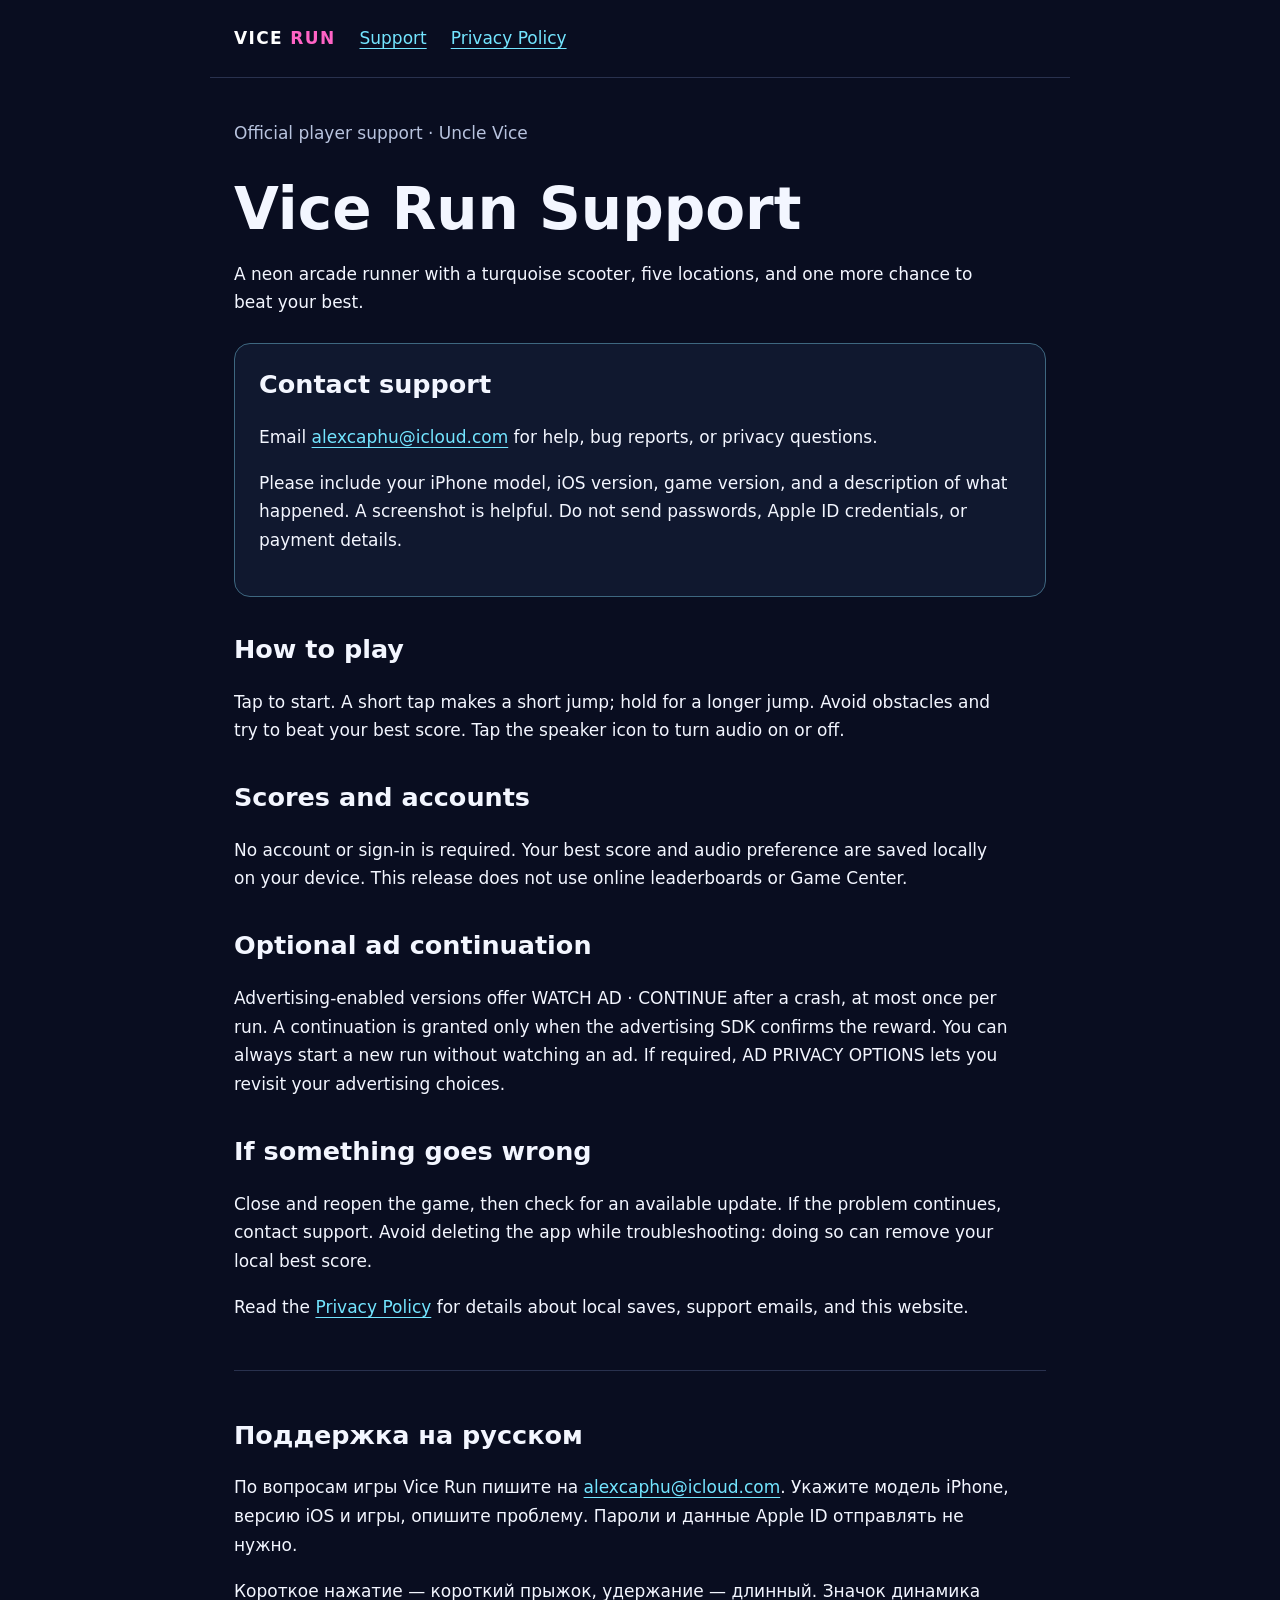
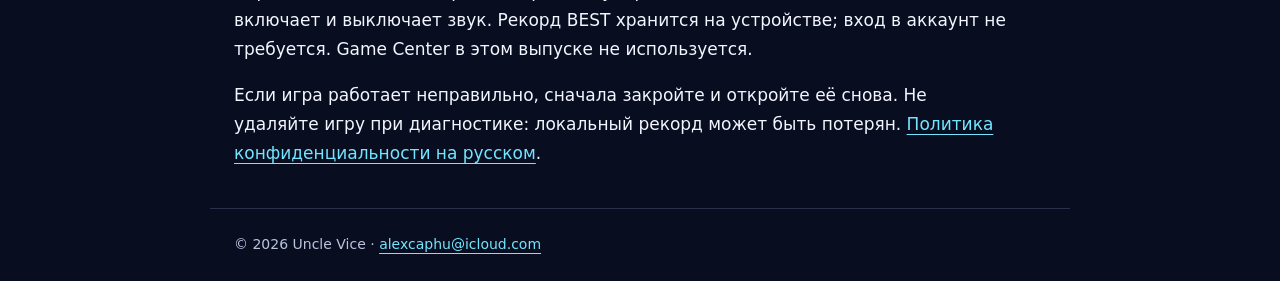
<file: index.html>
<!doctype html>
<html lang="en"><head><meta charset="utf-8"><meta name="viewport" content="width=device-width, initial-scale=1"><meta name="description" content="Official Vice Run support, controls, local scores, and contact information."><title>Support | Vice Run</title><link rel="stylesheet" href="style.css"></head><body><nav aria-label="Main navigation"><a class="brand" href="index.html">VICE <span>RUN</span></a><a href="index.html">Support</a><a href="privacy.html">Privacy Policy</a></nav><main><p class="muted">Official player support · Uncle Vice</p><h1>Vice Run Support</h1><p>A neon arcade runner with a turquoise scooter, five locations, and one more chance to beat your best.</p><div class="card"><h2 style="margin-top:0">Contact support</h2><p>Email <a href="mailto:alexcaphu@icloud.com?subject=Vice%20Run%20Support">alexcaphu@icloud.com</a> for help, bug reports, or privacy questions.</p><p>Please include your iPhone model, iOS version, game version, and a description of what happened. A screenshot is helpful. Do not send passwords, Apple ID credentials, or payment details.</p></div><h2>How to play</h2><p>Tap to start. A short tap makes a short jump; hold for a longer jump. Avoid obstacles and try to beat your best score. Tap the speaker icon to turn audio on or off.</p><h2>Scores and accounts</h2><p>No account or sign-in is required. Your best score and audio preference are saved locally on your device. This release does not use online leaderboards or Game Center.</p><h2>Optional ad continuation</h2><p>Advertising-enabled versions offer WATCH AD · CONTINUE after a crash, at most once per run. A continuation is granted only when the advertising SDK confirms the reward. You can always start a new run without watching an ad. If required, AD PRIVACY OPTIONS lets you revisit your advertising choices.</p><h2>If something goes wrong</h2><p>Close and reopen the game, then check for an available update. If the problem continues, contact support. Avoid deleting the app while troubleshooting: doing so can remove your local best score.</p><p>Read the <a href="privacy.html">Privacy Policy</a> for details about local saves, support emails, and this website.</p><hr><section lang="ru"><h2>Поддержка на русском</h2><p>По вопросам игры Vice Run пишите на <a href="mailto:alexcaphu@icloud.com">alexcaphu@icloud.com</a>. Укажите модель iPhone, версию iOS и игры, опишите проблему. Пароли и данные Apple ID отправлять не нужно.</p><p>Короткое нажатие — короткий прыжок, удержание — длинный. Значок динамика включает и выключает звук. Рекорд BEST хранится на устройстве; вход в аккаунт не требуется. Game Center в этом выпуске не используется.</p><p>Если игра работает неправильно, сначала закройте и откройте её снова. Не удаляйте игру при диагностике: локальный рекорд может быть потерян. <a href="privacy.html#ru">Политика конфиденциальности на русском</a>.</p></section></main><footer>© 2026 Uncle Vice · <a href="mailto:alexcaphu@icloud.com">alexcaphu@icloud.com</a></footer></body></html>
</file>
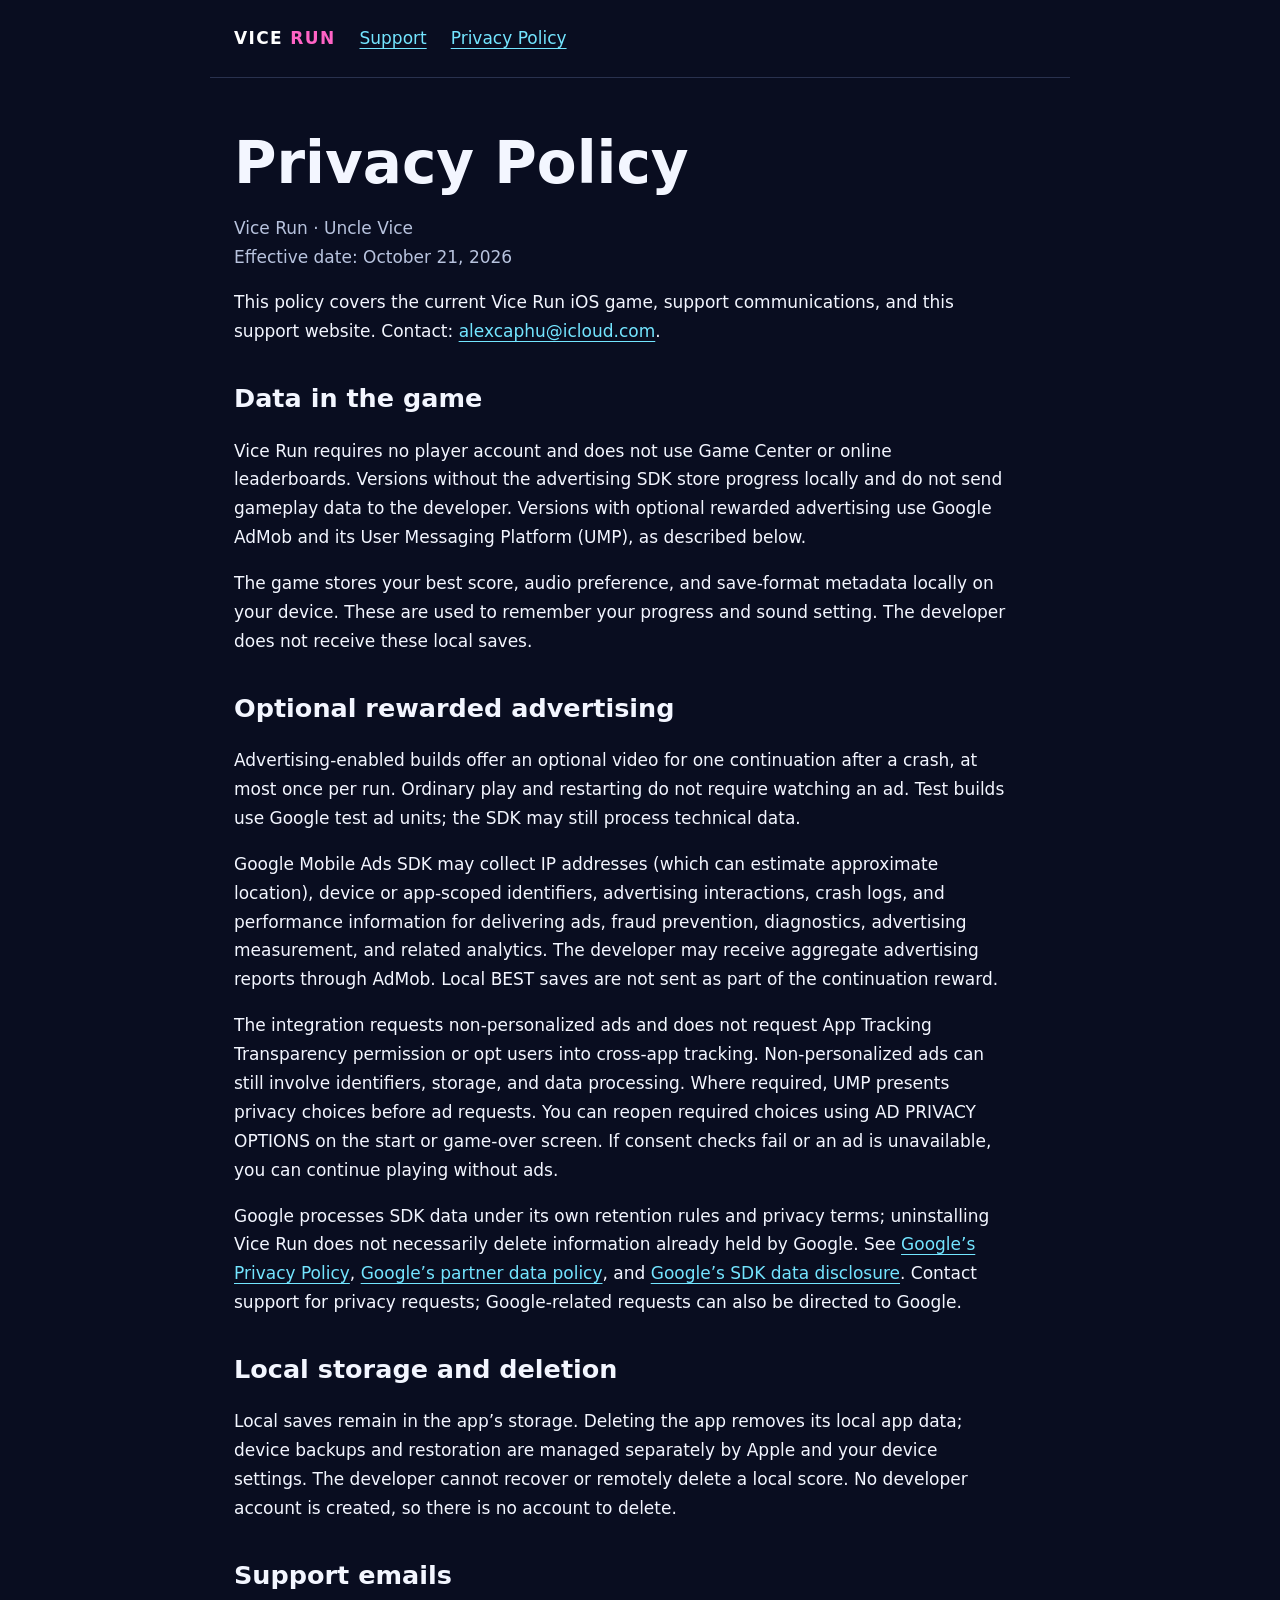
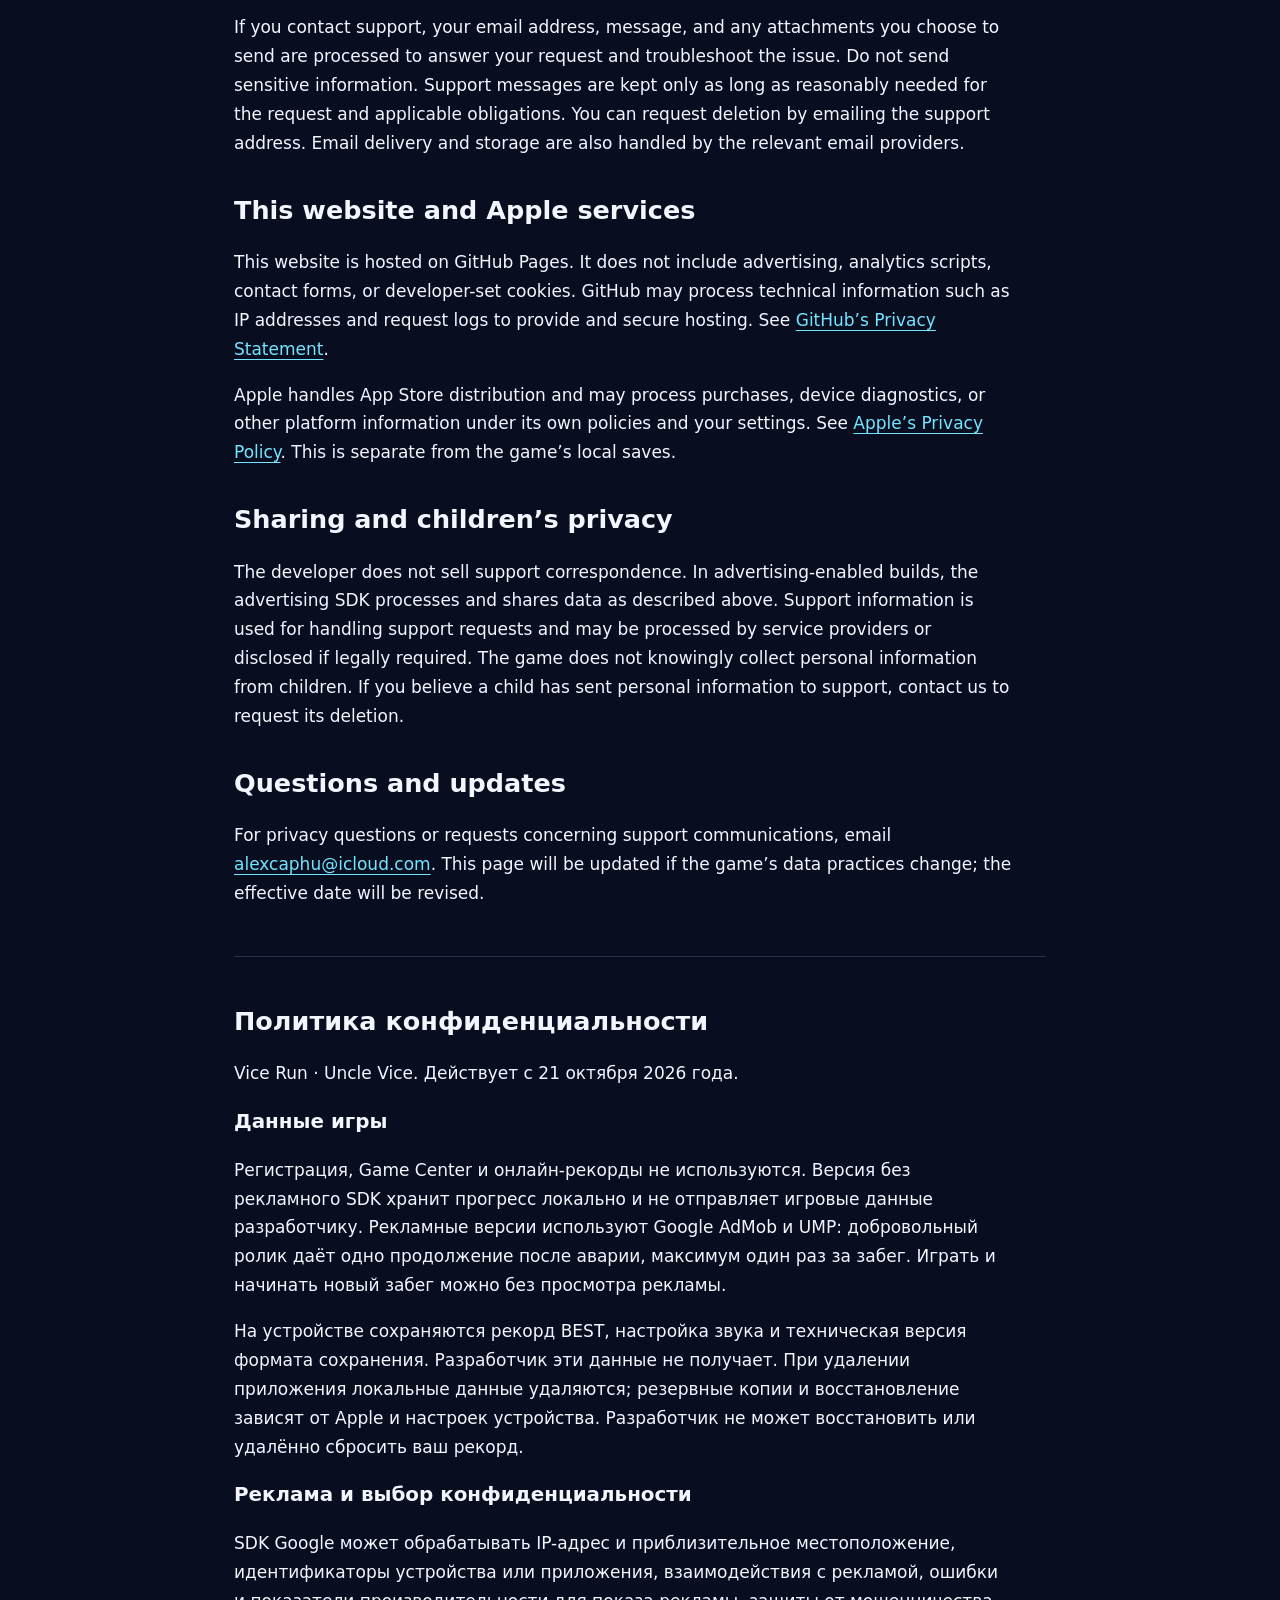
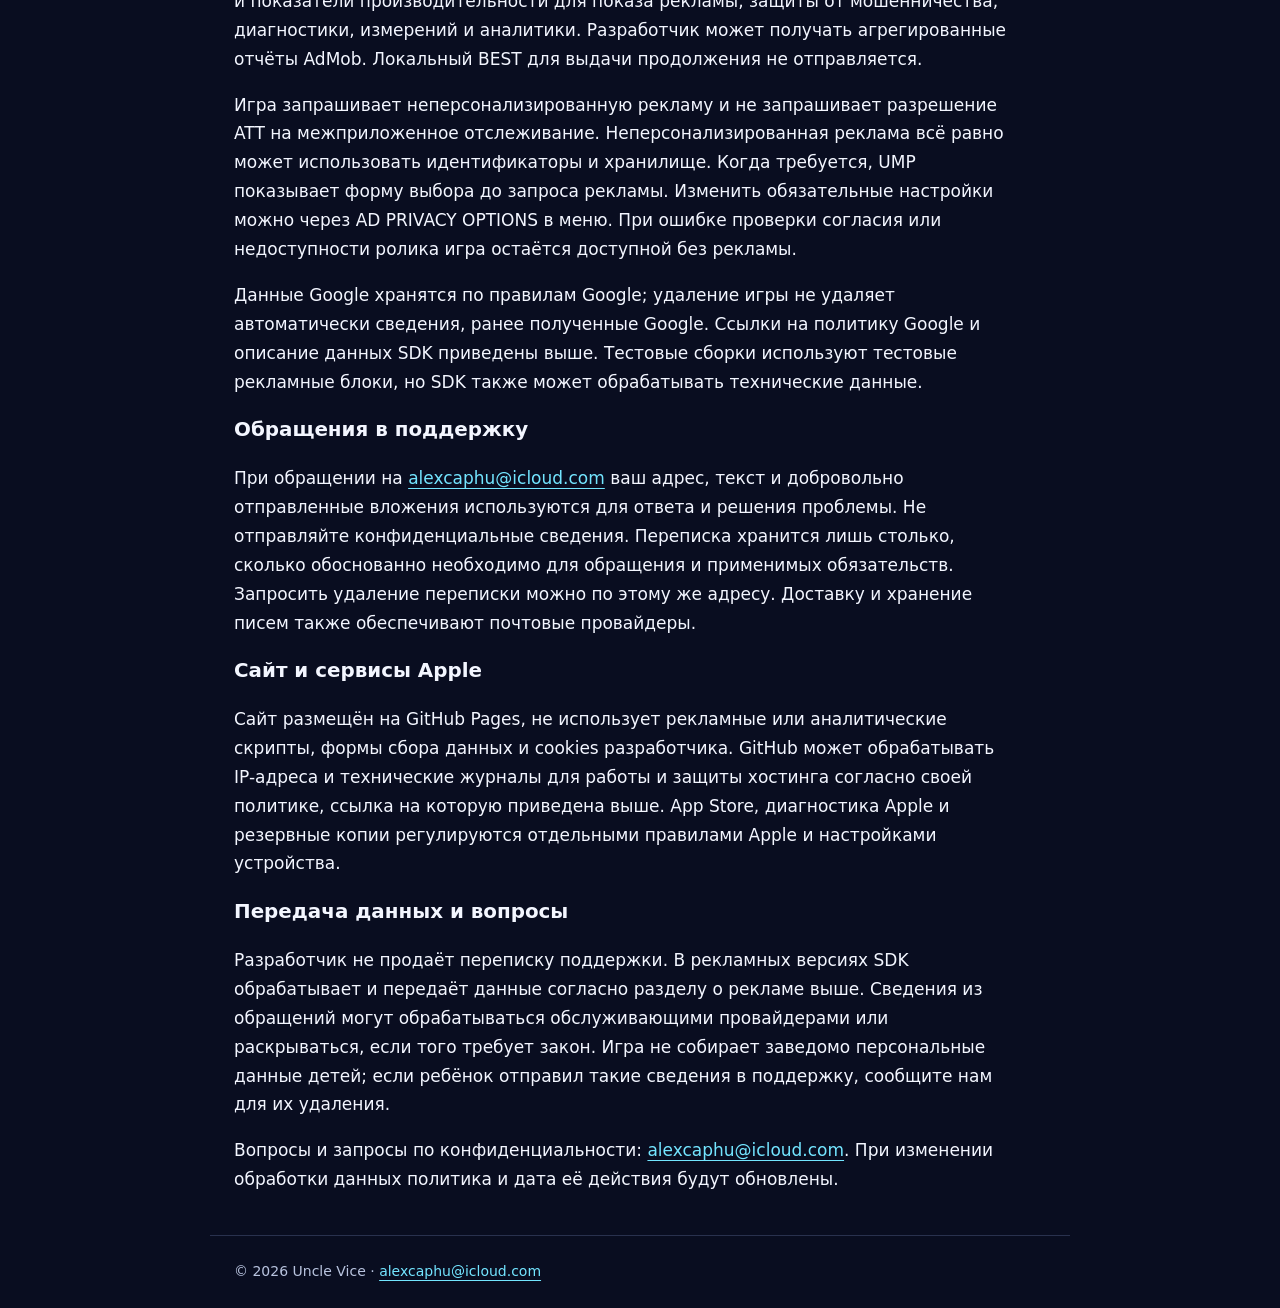
<file: privacy.html>
<!doctype html>
<html lang="en"><head><meta charset="utf-8"><meta name="viewport" content="width=device-width, initial-scale=1"><meta name="description" content="How Vice Run handles local scores, support communications, and website data."><title>Privacy Policy | Vice Run</title><link rel="stylesheet" href="style.css"></head><body><nav aria-label="Main navigation"><a class="brand" href="index.html">VICE <span>RUN</span></a><a href="index.html">Support</a><a href="privacy.html">Privacy Policy</a></nav><main><h1>Privacy Policy</h1><p class="muted">Vice Run · Uncle Vice<br>Effective date: October 21, 2026</p><p>This policy covers the current Vice Run iOS game, support communications, and this support website. Contact: <a href="mailto:alexcaphu@icloud.com">alexcaphu@icloud.com</a>.</p><h2>Data in the game</h2><p>Vice Run requires no player account and does not use Game Center or online leaderboards. Versions without the advertising SDK store progress locally and do not send gameplay data to the developer. Versions with optional rewarded advertising use Google AdMob and its User Messaging Platform (UMP), as described below.</p><p>The game stores your best score, audio preference, and save-format metadata locally on your device. These are used to remember your progress and sound setting. The developer does not receive these local saves.</p><h2>Optional rewarded advertising</h2><p>Advertising-enabled builds offer an optional video for one continuation after a crash, at most once per run. Ordinary play and restarting do not require watching an ad. Test builds use Google test ad units; the SDK may still process technical data.</p><p>Google Mobile Ads SDK may collect IP addresses (which can estimate approximate location), device or app-scoped identifiers, advertising interactions, crash logs, and performance information for delivering ads, fraud prevention, diagnostics, advertising measurement, and related analytics. The developer may receive aggregate advertising reports through AdMob. Local BEST saves are not sent as part of the continuation reward.</p><p>The integration requests non-personalized ads and does not request App Tracking Transparency permission or opt users into cross-app tracking. Non-personalized ads can still involve identifiers, storage, and data processing. Where required, UMP presents privacy choices before ad requests. You can reopen required choices using AD PRIVACY OPTIONS on the start or game-over screen. If consent checks fail or an ad is unavailable, you can continue playing without ads.</p><p>Google processes SDK data under its own retention rules and privacy terms; uninstalling Vice Run does not necessarily delete information already held by Google. See <a href="https://policies.google.com/privacy">Google’s Privacy Policy</a>, <a href="https://policies.google.com/technologies/partner-sites">Google’s partner data policy</a>, and <a href="https://developers.google.com/admob/ios/privacy/data-disclosure">Google’s SDK data disclosure</a>. Contact support for privacy requests; Google-related requests can also be directed to Google.</p><h2>Local storage and deletion</h2><p>Local saves remain in the app’s storage. Deleting the app removes its local app data; device backups and restoration are managed separately by Apple and your device settings. The developer cannot recover or remotely delete a local score. No developer account is created, so there is no account to delete.</p><h2>Support emails</h2><p>If you contact support, your email address, message, and any attachments you choose to send are processed to answer your request and troubleshoot the issue. Do not send sensitive information. Support messages are kept only as long as reasonably needed for the request and applicable obligations. You can request deletion by emailing the support address. Email delivery and storage are also handled by the relevant email providers.</p><h2>This website and Apple services</h2><p>This website is hosted on GitHub Pages. It does not include advertising, analytics scripts, contact forms, or developer-set cookies. GitHub may process technical information such as IP addresses and request logs to provide and secure hosting. See <a href="https://docs.github.com/en/site-policy/privacy-policies/github-general-privacy-statement">GitHub’s Privacy Statement</a>.</p><p>Apple handles App Store distribution and may process purchases, device diagnostics, or other platform information under its own policies and your settings. See <a href="https://www.apple.com/legal/privacy/">Apple’s Privacy Policy</a>. This is separate from the game’s local saves.</p><h2>Sharing and children’s privacy</h2><p>The developer does not sell support correspondence. In advertising-enabled builds, the advertising SDK processes and shares data as described above. Support information is used for handling support requests and may be processed by service providers or disclosed if legally required. The game does not knowingly collect personal information from children. If you believe a child has sent personal information to support, contact us to request its deletion.</p><h2>Questions and updates</h2><p>For privacy questions or requests concerning support communications, email <a href="mailto:alexcaphu@icloud.com">alexcaphu@icloud.com</a>. This page will be updated if the game’s data practices change; the effective date will be revised.</p><hr><section id="ru" lang="ru"><h2>Политика конфиденциальности</h2><p>Vice Run · Uncle Vice. Действует с 21 октября 2026 года.</p><h3>Данные игры</h3><p>Регистрация, Game Center и онлайн-рекорды не используются. Версия без рекламного SDK хранит прогресс локально и не отправляет игровые данные разработчику. Рекламные версии используют Google AdMob и UMP: добровольный ролик даёт одно продолжение после аварии, максимум один раз за забег. Играть и начинать новый забег можно без просмотра рекламы.</p><p>На устройстве сохраняются рекорд BEST, настройка звука и техническая версия формата сохранения. Разработчик эти данные не получает. При удалении приложения локальные данные удаляются; резервные копии и восстановление зависят от Apple и настроек устройства. Разработчик не может восстановить или удалённо сбросить ваш рекорд.</p><h3>Реклама и выбор конфиденциальности</h3><p>SDK Google может обрабатывать IP-адрес и приблизительное местоположение, идентификаторы устройства или приложения, взаимодействия с рекламой, ошибки и показатели производительности для показа рекламы, защиты от мошенничества, диагностики, измерений и аналитики. Разработчик может получать агрегированные отчёты AdMob. Локальный BEST для выдачи продолжения не отправляется.</p><p>Игра запрашивает неперсонализированную рекламу и не запрашивает разрешение ATT на межприложенное отслеживание. Неперсонализированная реклама всё равно может использовать идентификаторы и хранилище. Когда требуется, UMP показывает форму выбора до запроса рекламы. Изменить обязательные настройки можно через AD PRIVACY OPTIONS в меню. При ошибке проверки согласия или недоступности ролика игра остаётся доступной без рекламы.</p><p>Данные Google хранятся по правилам Google; удаление игры не удаляет автоматически сведения, ранее полученные Google. Ссылки на политику Google и описание данных SDK приведены выше. Тестовые сборки используют тестовые рекламные блоки, но SDK также может обрабатывать технические данные.</p><h3>Обращения в поддержку</h3><p>При обращении на <a href="mailto:alexcaphu@icloud.com">alexcaphu@icloud.com</a> ваш адрес, текст и добровольно отправленные вложения используются для ответа и решения проблемы. Не отправляйте конфиденциальные сведения. Переписка хранится лишь столько, сколько обоснованно необходимо для обращения и применимых обязательств. Запросить удаление переписки можно по этому же адресу. Доставку и хранение писем также обеспечивают почтовые провайдеры.</p><h3>Сайт и сервисы Apple</h3><p>Сайт размещён на GitHub Pages, не использует рекламные или аналитические скрипты, формы сбора данных и cookies разработчика. GitHub может обрабатывать IP-адреса и технические журналы для работы и защиты хостинга согласно своей политике, ссылка на которую приведена выше. App Store, диагностика Apple и резервные копии регулируются отдельными правилами Apple и настройками устройства.</p><h3>Передача данных и вопросы</h3><p>Разработчик не продаёт переписку поддержки. В рекламных версиях SDK обрабатывает и передаёт данные согласно разделу о рекламе выше. Сведения из обращений могут обрабатываться обслуживающими провайдерами или раскрываться, если того требует закон. Игра не собирает заведомо персональные данные детей; если ребёнок отправил такие сведения в поддержку, сообщите нам для их удаления.</p><p>Вопросы и запросы по конфиденциальности: <a href="mailto:alexcaphu@icloud.com">alexcaphu@icloud.com</a>. При изменении обработки данных политика и дата её действия будут обновлены.</p></section></main><footer>© 2026 Uncle Vice · <a href="mailto:alexcaphu@icloud.com">alexcaphu@icloud.com</a></footer></body></html>
</file>
<file: style.css>
*{box-sizing:border-box}html{color-scheme:dark}body{margin:0;background:#090d20;color:#f3f6ff;font:17px/1.7 system-ui,-apple-system,BlinkMacSystemFont,"Segoe UI",sans-serif}main,nav,footer{max-width:860px;margin:auto;padding:24px}nav{display:flex;gap:24px;flex-wrap:wrap;border-bottom:1px solid #29314e}a{color:#73e5ff;text-underline-offset:4px}a:focus-visible{outline:3px solid #ff63c5;outline-offset:5px}h1{font-size:clamp(36px,8vw,58px);line-height:1.1;margin:30px 0 18px}h2{line-height:1.3;margin-top:36px}h3{line-height:1.4}p,li{max-width:72ch}.brand{font-weight:900;letter-spacing:.08em;text-decoration:none;color:white}.brand span{color:#ff63c5}.card{padding:24px;border:1px solid #3e6780;border-radius:16px;background:#10182f;margin:26px 0;overflow-wrap:anywhere}footer{color:#b8c3de;border-top:1px solid #29314e;font-size:14px}.muted{color:#b8c3de}hr{border:0;border-top:1px solid #29314e;margin:48px 0}
</file>
